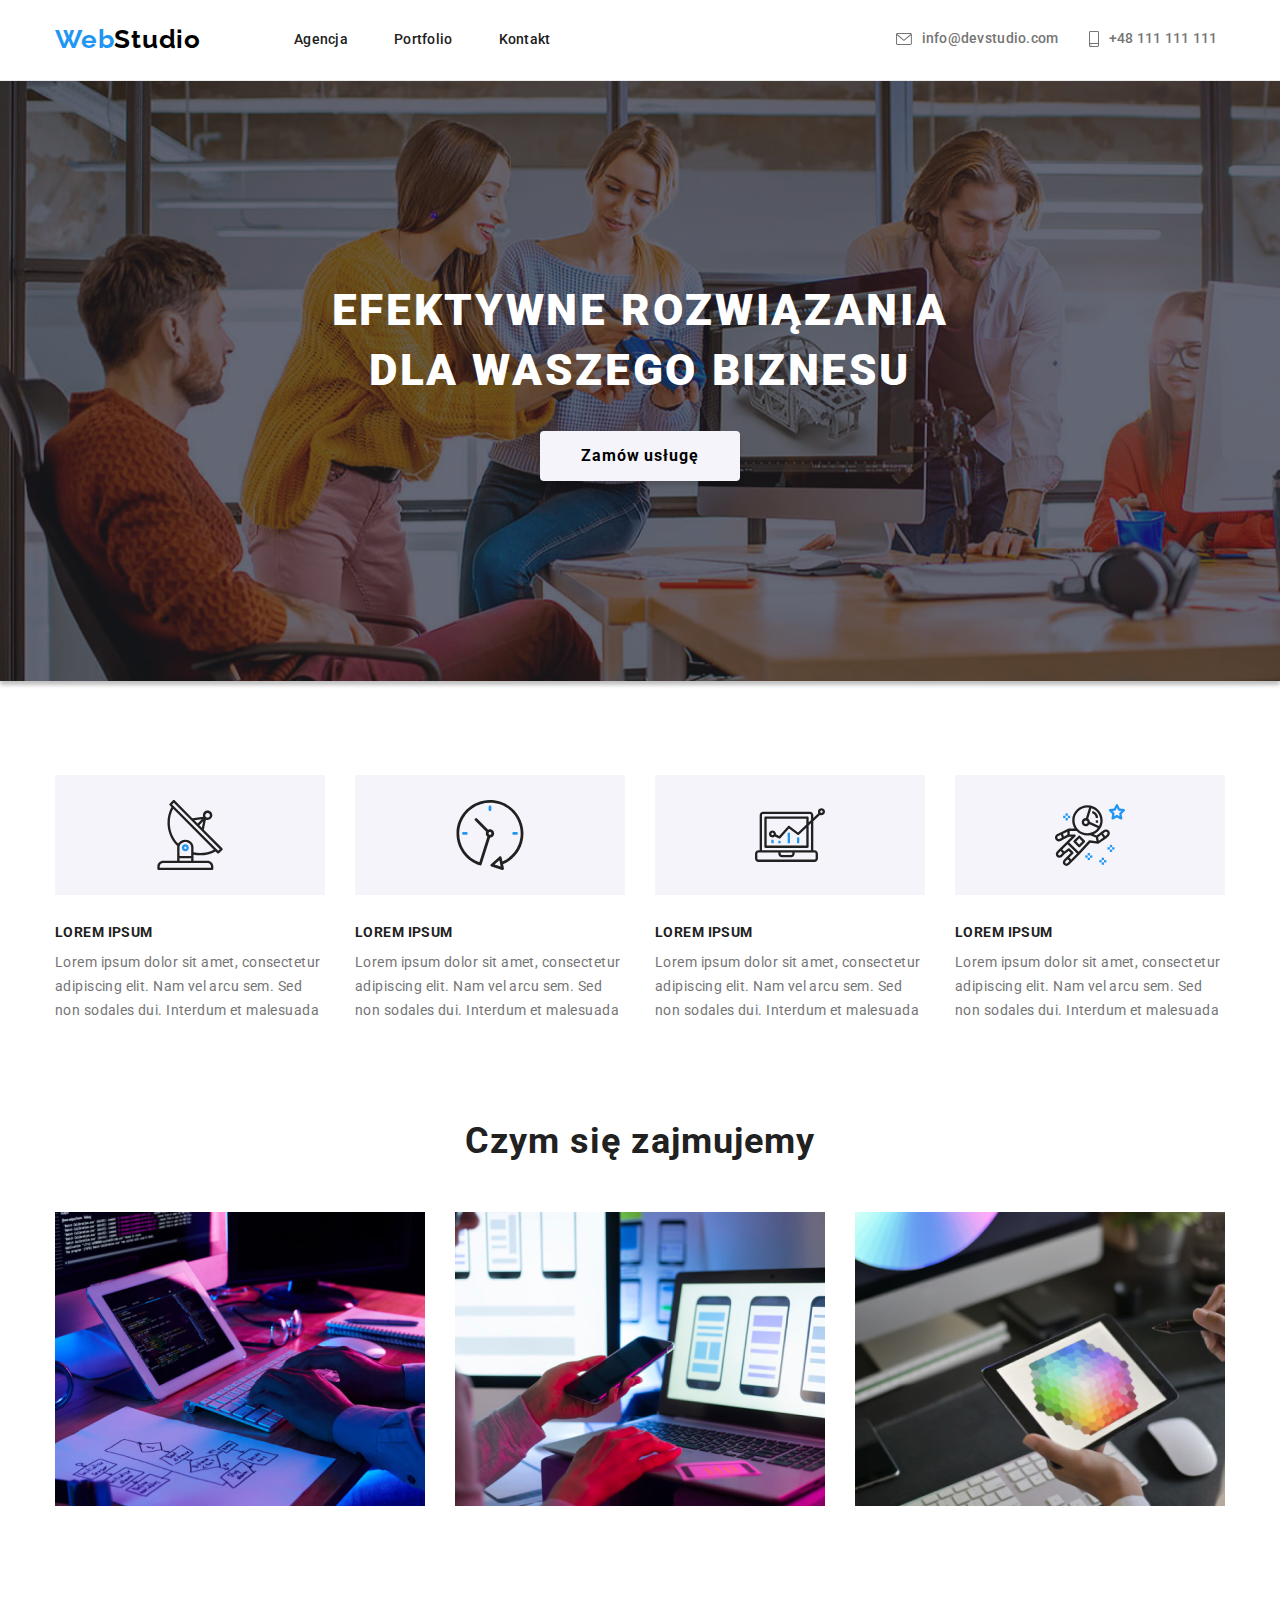
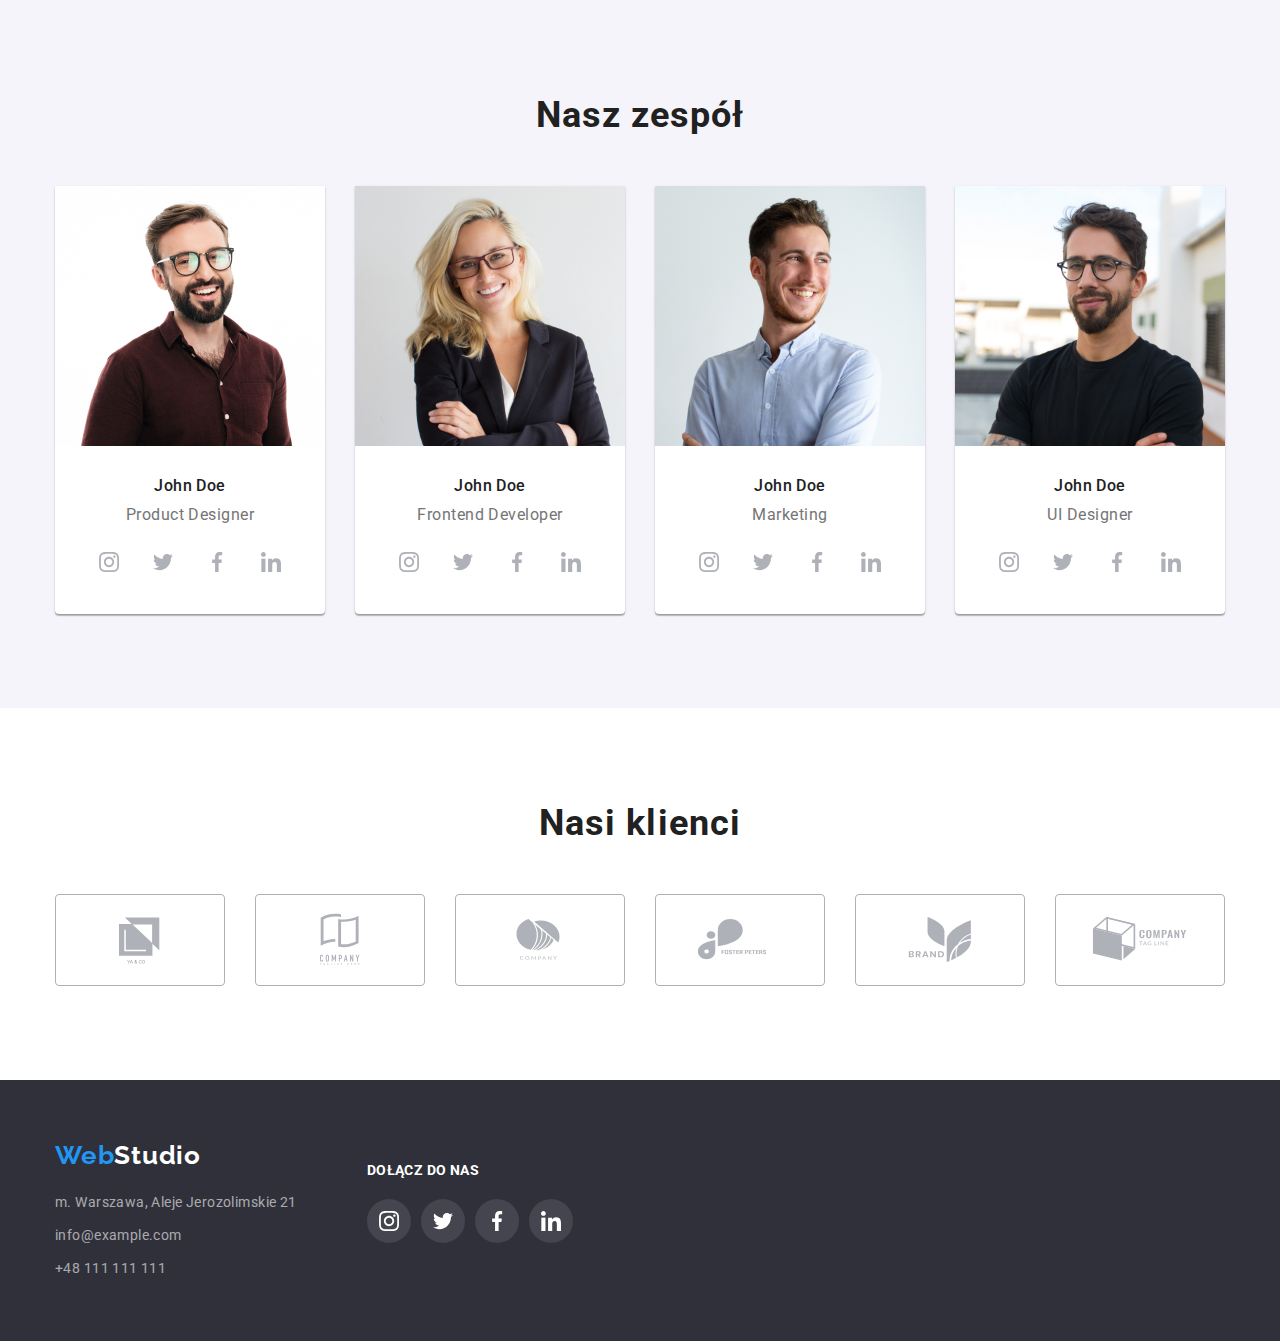
<file: index.html>
<!DOCTYPE html>
<html lang="en">
  <head>
    <meta charset="UTF-8" />
    <meta http-equiv="X-UA-Compatible" content="IE=edge" />
    <meta name="viewport" content="width=device-width, initial-scale=1.0" />
    <title>Studio</title>
    <link rel="stylesheet" href="./css/modern-normalize.css" />
    <link rel="stylesheet" href="./css/styles.css" />
    <link rel="preconnect" href="https://fonts.googleapis.com" />
    <link rel="preconnect" href="https://fonts.gstatic.com" crossorigin />
    <link href="https://fonts.googleapis.com/css2?family=Raleway:wght@700&family=Roboto:wght@400;500;700;900&display=swap" rel="stylesheet" />
  </head>

  <body>
    <!-- HEADER -->
    <header class="header">
      <div class="container">
        <a class="web-studio-link-header link" href="./index.html"> <span class="blue-text">Web</span><span class="black-text">Studio</span> </a>

        <nav class="navigation">
          <ul class="nav-links list">
            <li class="navigation-item">
              <a href="./index.html">Agencja</a>
            </li>
            <li class="navigation-item">
              <a href="./portfolio.html">Portfolio</a>
            </li>
            <li class="navigation-item">
              <a href="#">Kontakt</a>
            </li>
          </ul>
        </nav>

        <a class="nav-header-mail" href="mailto:info@devstudio.com">
          <svg class="logo-icon" width="16px" height="12px">
            <use href="./images/icons.svg#icon-envelope"></use>
          </svg>
          info@devstudio.com</a
        >
        <a class="nav-header-tel" href="tel:+48111111111">
          <svg class="logo-icon" width="10px" height="16px">
            <use href="./images/icons.svg#icon-smartphone"></use>
          </svg>
          +48 111 111 111</a
        >
      </div>
    </header>

    <!-- MAIN -->
    <main>
      <!-- EFFECTIVE SOLUTIONS -->
      <section class="effective-solutions section">
        <div class="container">
          <h1 class="effective-solutions-title">EFEKTYWNE ROZWIĄZANIA DLA WASZEGO BIZNESU</h1>
          <button type="button" class="order-service-button">Zamów usługę</button>
        </div>
      </section>

      <!-- OUR ATTRIBUTES -->
      <section class="our-attributes section">
        <div class="container">
          <ul class="our-attributes-list list">
            <li class="our-attributes-list-element">
              <div class="our-attributes-list-icon">
                <svg class="our-attributes-icon" width="70px" height="70px">
                  <use href="./images/icons.svg#icon-antenna"></use>
                </svg>
              </div>
              <p class="lorem-ipsum-title">LOREM IPSUM</p>
              <p class="lorem-ipsum-content">
                Lorem ipsum dolor sit amet, consectetur adipiscing elit. Nam vel arcu sem. Sed non sodales dui. Interdum et malesuada
              </p>
            </li>
            <li class="our-attributes-list-element">
              <div class="our-attributes-list-icon">
                <svg class="our-attributes-icon" width="70px" height="70px">
                  <use href="./images/icons.svg#icon-clock"></use>
                </svg>
              </div>
              <p class="lorem-ipsum-title">LOREM IPSUM</p>
              <p class="lorem-ipsum-content">
                Lorem ipsum dolor sit amet, consectetur adipiscing elit. Nam vel arcu sem. Sed non sodales dui. Interdum et malesuada
              </p>
            </li>
            <li class="our-attributes-list-element">
              <div class="our-attributes-list-icon">
                <svg class="our-attributes-icon" width="70px" height="70px">
                  <use href="./images/icons.svg#icon-diagram"></use>
                </svg>
              </div>
              <p class="lorem-ipsum-title">LOREM IPSUM</p>
              <p class="lorem-ipsum-content">
                Lorem ipsum dolor sit amet, consectetur adipiscing elit. Nam vel arcu sem. Sed non sodales dui. Interdum et malesuada
              </p>
            </li>
            <li class="our-attributes-list-element">
              <div class="our-attributes-list-icon">
                <svg class="our-attributes-icon" width="70px" height="70px">
                  <use href="./images/icons.svg#icon-astronaut"></use>
                </svg>
              </div>
              <p class="lorem-ipsum-title">LOREM IPSUM</p>
              <p class="lorem-ipsum-content">
                Lorem ipsum dolor sit amet, consectetur adipiscing elit. Nam vel arcu sem. Sed non sodales dui. Interdum et malesuada
              </p>
            </li>
          </ul>
        </div>
      </section>

      <!-- WHAT DO WE DO -->
      <section class="what-do-we-do section-only-bottom">
        <div class="container">
          <h2 class="what-do-we-do-title">Czym się zajmujemy</h2>
          <div>
            <ul class="what-do-we-do-list list">
              <li class="what-do-we-do-list-item">
                <img src="./images/whatdowedo/whatdowedo-img-1.jpg" alt="a person writing on a keyboard" width="370" height="294" />
              </li>
              <li class="what-do-we-do-list-item">
                <img src="./images/whatdowedo/whatdowedo-img-2.jpg" alt="a person holding a mobile phone" width="370" height="294" />
              </li>
              <li class="what-do-we-do-list-item">
                <img src="./images/whatdowedo/whatdowedo-img-3.jpg" alt="a person holding a tablet" width="370" height="294" />
              </li>
            </ul>
          </div>
        </div>
      </section>

      <!-- OUR TEAM -->
      <section class="our-team section">
        <div class="container">
          <h2 class="our-team-title">Nasz zespół</h2>
          <div>
            <ul class="our-team-list list">
              <li class="our-team-list-item">
                <img src="./images/ourteam/ourteam-img-1.jpg" alt="a photo of a person" width="270" height="260" />
                <p class="our-team-worker-title">John Doe</p>
                <p class="our-team-worker-position">Product Designer</p>
                <ul class="social-list list">
                  <li class="social-list-item">
                    <a href="#" class="social-list-link">
                      <svg class="social-list-link-icon" width="20px" height="20px">
                        <use href="./images/icons.svg#icon-instagram"></use>
                      </svg>
                    </a>
                  </li>
                  <li class="social-list-item">
                    <a href="#" class="social-list-link">
                      <svg class="social-list-link-icon" width="20px" height="20px">
                        <use href="./images/icons.svg#icon-twitter"></use>
                      </svg>
                    </a>
                  </li>
                  <li class="social-list-item">
                    <a href="#" class="social-list-link">
                      <svg class="social-list-link-icon" width="20px" height="20px">
                        <use href="./images/icons.svg#icon-facebook"></use>
                      </svg>
                    </a>
                  </li>
                  <li class="social-list-item">
                    <a href="#" class="social-list-link">
                      <svg class="social-list-link-icon" width="20px" height="20px">
                        <use href="./images/icons.svg#icon-linkedin"></use>
                      </svg>
                    </a>
                  </li>
                </ul>
              </li>
              <li class="our-team-list-item">
                <img src="./images/ourteam/ourteam-img-2.jpg" alt="a photo of a person" width="270" height="260" />
                <p class="our-team-worker-title">John Doe</p>
                <p class="our-team-worker-position">Frontend Developer</p>
                <ul class="social-list list">
                  <li class="social-list-item">
                    <a href="#" class="social-list-link">
                      <svg class="social-list-link-icon" width="20px" height="20px">
                        <use href="./images/icons.svg#icon-instagram"></use>
                      </svg>
                    </a>
                  </li>
                  <li class="social-list-item">
                    <a href="#" class="social-list-link">
                      <svg class="social-list-link-icon" width="20px" height="20px">
                        <use href="./images/icons.svg#icon-twitter"></use>
                      </svg>
                    </a>
                  </li>
                  <li class="social-list-item">
                    <a href="#" class="social-list-link">
                      <svg class="social-list-link-icon" width="20px" height="20px">
                        <use href="./images/icons.svg#icon-facebook"></use>
                      </svg>
                    </a>
                  </li>
                  <li class="social-list-item">
                    <a href="#" class="social-list-link">
                      <svg class="social-list-link-icon" width="20px" height="20px">
                        <use href="./images/icons.svg#icon-linkedin"></use>
                      </svg>
                    </a>
                  </li>
                </ul>
              </li>
              <li class="our-team-list-item">
                <img src="./images/ourteam/ourteam-img-3.jpg" alt="a photo of a person" width="270" height="260" />
                <p class="our-team-worker-title">John Doe</p>
                <p class="our-team-worker-position">Marketing</p>
                <ul class="social-list list">
                  <li class="social-list-item">
                    <a href="#" class="social-list-link">
                      <svg class="social-list-link-icon" width="20px" height="20px">
                        <use href="./images/icons.svg#icon-instagram"></use>
                      </svg>
                    </a>
                  </li>
                  <li class="social-list-item">
                    <a href="#" class="social-list-link">
                      <svg class="social-list-link-icon" width="20px" height="20px">
                        <use href="./images/icons.svg#icon-twitter"></use>
                      </svg>
                    </a>
                  </li>
                  <li class="social-list-item">
                    <a href="#" class="social-list-link">
                      <svg class="social-list-link-icon" width="20px" height="20px">
                        <use href="./images/icons.svg#icon-facebook"></use>
                      </svg>
                    </a>
                  </li>
                  <li class="social-list-item">
                    <a href="#" class="social-list-link">
                      <svg class="social-list-link-icon" width="20px" height="20px">
                        <use href="./images/icons.svg#icon-linkedin"></use>
                      </svg>
                    </a>
                  </li>
                </ul>
              </li>
              <li class="our-team-list-item">
                <img src="./images/ourteam/ourteam-img-4.jpg" alt="a photo of a person" width="270" height="260" />
                <p class="our-team-worker-title">John Doe</p>
                <p class="our-team-worker-position">UI Designer</p>
                <ul class="social-list list">
                  <li class="social-list-item">
                    <a href="#" class="social-list-link">
                      <svg class="social-list-link-icon" width="20px" height="20px">
                        <use href="./images/icons.svg#icon-instagram"></use>
                      </svg>
                    </a>
                  </li>
                  <li class="social-list-item">
                    <a href="#" class="social-list-link">
                      <svg class="social-list-link-icon" width="20px" height="20px">
                        <use href="./images/icons.svg#icon-twitter"></use>
                      </svg>
                    </a>
                  </li>
                  <li class="social-list-item">
                    <a href="#" class="social-list-link">
                      <svg class="social-list-link-icon" width="20px" height="20px">
                        <use href="./images/icons.svg#icon-facebook"></use>
                      </svg>
                    </a>
                  </li>
                  <li class="social-list-item">
                    <a href="#" class="social-list-link">
                      <svg class="social-list-link-icon" width="20px" height="20px">
                        <use href="./images/icons.svg#icon-linkedin"></use>
                      </svg>
                    </a>
                  </li>
                </ul>
              </li>
            </ul>
          </div>
        </div>
      </section>

      <!-- OUR CUSTOMERS -->
      <section class="our-customers section">
        <div class="container">
          <h2 class="our-customers-title">Nasi klienci</h2>
          <ul class="our-customers-list list">
            <li class="our-customers-list-item">
              <svg class="our-customers-list-icon" width="106px" height="60.04px">
                <use href="./images/icons.svg#icon-yaco"></use>
              </svg>
            </li>
            <li class="our-customers-list-item">
              <svg class="our-customers-list-icon" width="106px" height="60.04px">
                <use href="./images/icons.svg#icon-company1"></use>
              </svg>
            </li>
            <li class="our-customers-list-item">
              <svg class="our-customers-list-icon" width="106px" height="60.04px">
                <use href="./images/icons.svg#icon-company2"></use>
              </svg>
            </li>
            <li class="our-customers-list-item">
              <svg class="our-customers-list-icon" width="106px" height="60.04px">
                <use href="./images/icons.svg#icon-fosterpeters"></use>
              </svg>
            </li>
            <li class="our-customers-list-item">
              <svg class="our-customers-list-icon" width="106px" height="60.04px">
                <use href="./images/icons.svg#icon-brand"></use>
              </svg>
            </li>
            <li class="our-customers-list-item">
              <svg class="our-customers-list-icon" width="106px" height="60.04px">
                <use href="./images/icons.svg#icon-company3"></use>
              </svg>
            </li>
          </ul>
        </div>
      </section>
    </main>

    <!-- FOOTER -->
    <footer class="footer">
      <div class="container">
        <div class="footer-main">
          <a class="web-studio-link-footer link" href="./index.html"> <span class="blue-text">Web</span><span class="white-text">Studio</span> </a>
          <address>
            <ul class="footer-address-list list">
              <li class="footer-address-list-item">
                <a class="footer-address-city link" href="https://goo.gl/maps/8UY9UsFs9C7cdCLy5" target="_blank">m. Warszawa, Aleje Jerozolimskie 21</a>
              </li>
              <li class="footer-address-list-item">
                <a class="footer-address-mail link" href="mailto:info@example.com">info@example.com</a>
              </li>
              <li class="footer-address-list-item">
                <a class="footer-address-tel link" href="tel:+48111111111">+48 111 111 111</a>
              </li>
            </ul>
          </address>
        </div>
        <div class="join-us">
          <div class="join-us-text">DOŁĄCZ DO NAS</div>
          <ul class="join-us-social-list list">
            <li class="join-us-social-list-item">
              <a href="#" class="join-us-social-list-link">
                <svg class="join-us-social-list-link-icon" width="20px" height="20px">
                  <use href="./images/icons.svg#icon-instagram"></use>
                </svg>
              </a>
            </li>
            <li class="join-us-social-list-item">
              <a href="#" class="join-us-social-list-link">
                <svg class="join-us-social-list-link-icon" width="20px" height="20px">
                  <use href="./images/icons.svg#icon-twitter"></use>
                </svg>
              </a>
            </li>
            <li class="join-us-social-list-item">
              <a href="#" class="join-us-social-list-link">
                <svg class="join-us-social-list-link-icon" width="20px" height="20px">
                  <use href="./images/icons.svg#icon-facebook"></use>
                </svg>
              </a>
            </li>
            <li class="join-us-social-list-item">
              <a href="#" class="join-us-social-list-link">
                <svg class="join-us-social-list-link-icon" width="20px" height="20px">
                  <use href="./images/icons.svg#icon-linkedin"></use>
                </svg>
              </a>
            </li>
          </ul>
        </div>
      </div>
    </footer>
  </body>
</html>
</file>
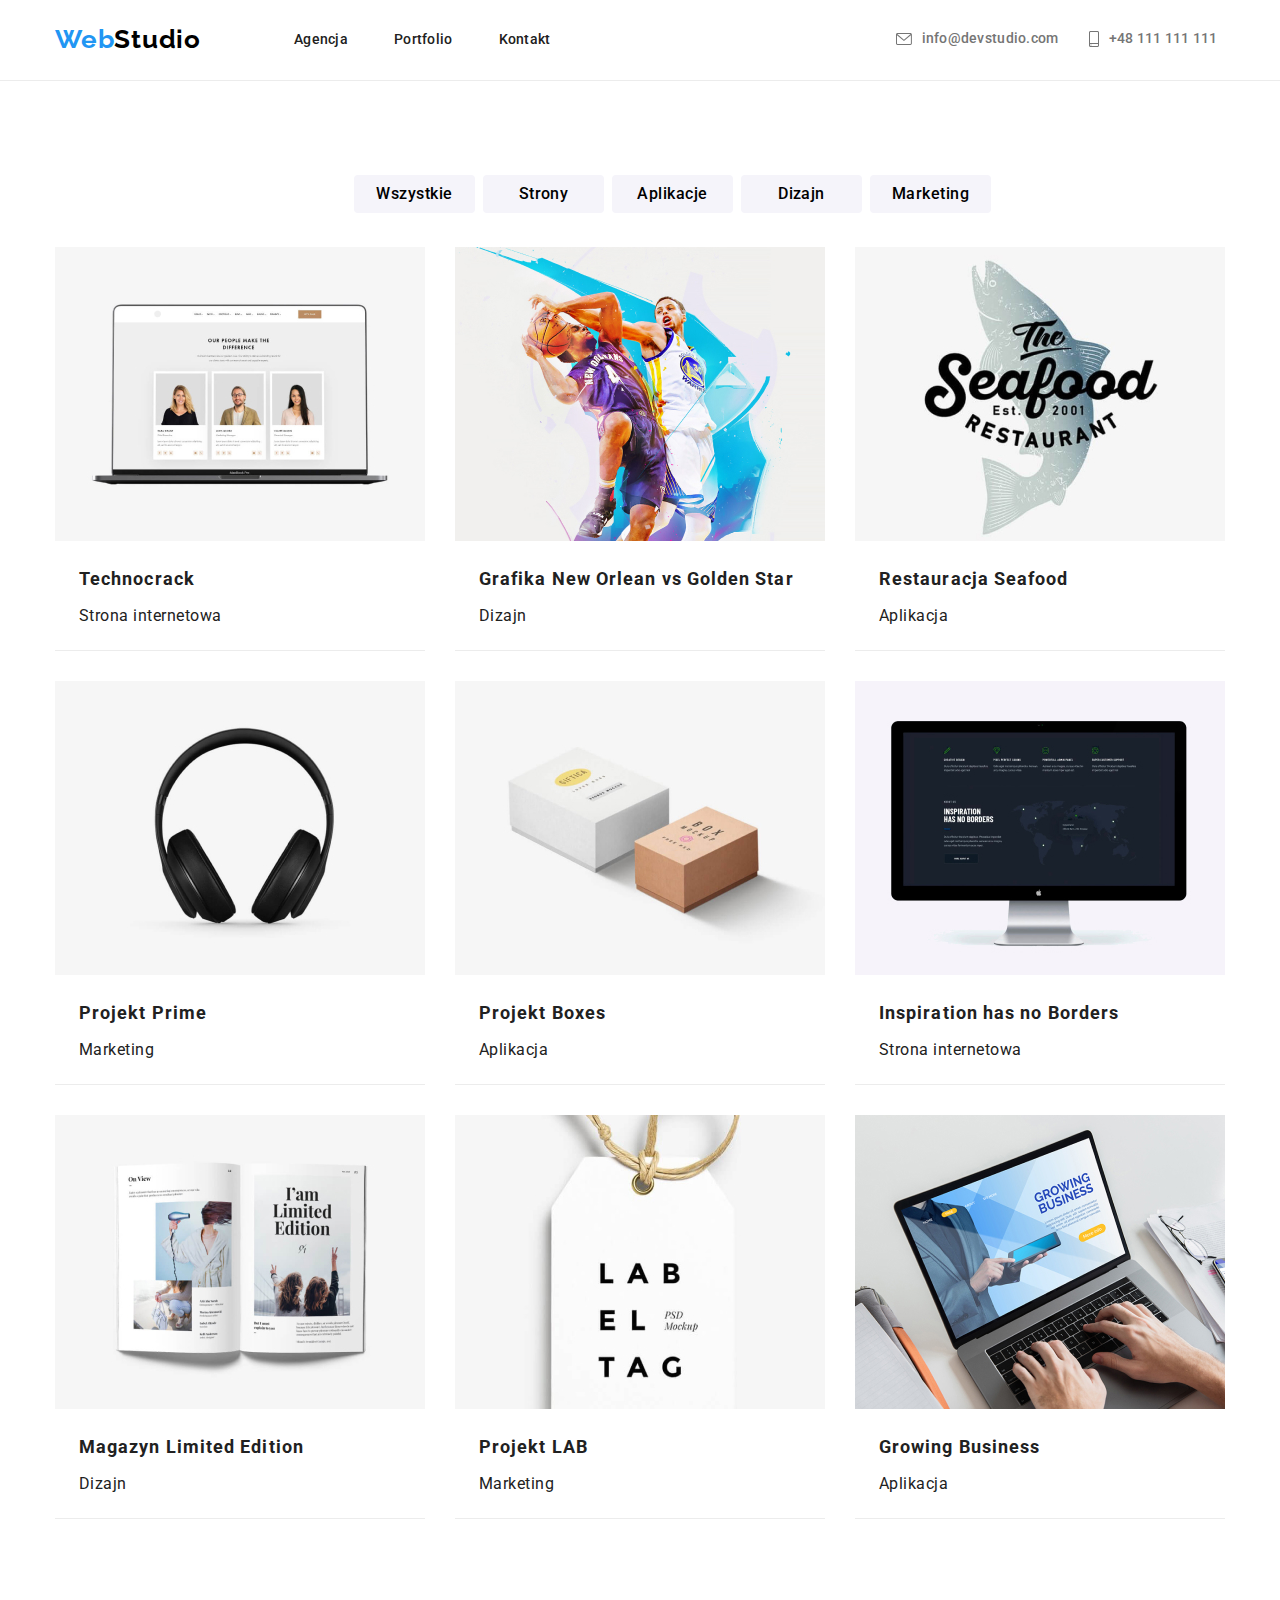
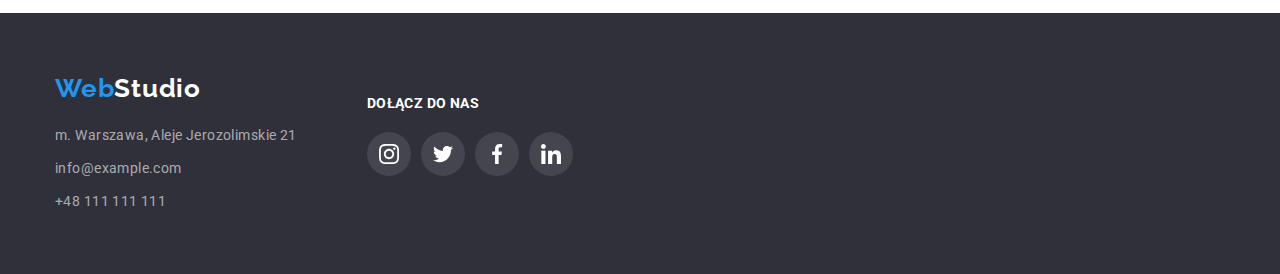
<file: portfolio.html>
<!DOCTYPE html>
<html lang="en">
  <head>
    <meta charset="UTF-8" />
    <meta http-equiv="X-UA-Compatible" content="IE=edge" />
    <meta name="viewport" content="width=device-width, initial-scale=1.0" />
    <title>Portfolio</title>
    <link rel="stylesheet" href="./css/modern-normalize.css" />
    <link rel="stylesheet" href="./css/styles.css" />
    <link rel="preconnect" href="https://fonts.googleapis.com" />
    <link rel="preconnect" href="https://fonts.gstatic.com" crossorigin />
    <link href="https://fonts.googleapis.com/css2?family=Raleway:wght@700&family=Roboto:wght@400;500;700;900&display=swap" rel="stylesheet" />
  </head>

  <body>
    <!-- HEADER -->
    <header class="header">
      <div class="container">
        <a class="web-studio-link-header link" href="./index.html"> <span class="blue-text">Web</span><span class="black-text">Studio</span> </a>

        <nav class="navigation">
          <ul class="nav-links list">
            <li class="navigation-item">
              <a href="./index.html">Agencja</a>
            </li>
            <li class="navigation-item">
              <a href="./portfolio.html">Portfolio</a>
            </li>
            <li class="navigation-item">
              <a href="#">Kontakt</a>
            </li>
          </ul>
        </nav>

        <a class="nav-header-mail" href="mailto:info@devstudio.com">
          <svg class="logo-icon" width="16px" height="12px">
            <use href="./images/icons.svg#icon-envelope"></use>
          </svg>
          info@devstudio.com</a
        >
        <a class="nav-header-tel" href="tel:+48111111111">
          <svg class="logo-icon" width="10px" height="16px">
            <use href="./images/icons.svg#icon-smartphone"></use>
          </svg>
          +48 111 111 111</a
        >
      </div>
    </header>

    <!-- MAIN -->
    <main>
      <!-- BUTTONS -->
      <section class="portfolio section">
        <div class="container">
          <div class="filter-buttons">
            <ul class="filter-buttons-list list">
              <li class="filter-buttons-list-item">
                <button type="button" class="filter-button">Wszystkie</button>
              </li>
              <li class="filter-buttons-list-item">
                <button type="button" class="filter-button">Strony</button>
              </li>
              <li class="filter-buttons-list-item">
                <button type="button" class="filter-button">Aplikacje</button>
              </li>
              <li class="filter-buttons-list-item">
                <button type="button" class="filter-button">Dizajn</button>
              </li>
              <li class="filter-buttons-list-item">
                <button type="button" class="filter-button">Marketing</button>
              </li>
            </ul>
          </div>
          <!-- PORTFOLIO -->
          <div class="portfolio-items">
            <ul class="portfolio-list list">
              <li class="portfolio-list-item">
                <img src="./images/portfolio/project-1.jpg" alt="a picture of a laptop" width="370" height="294" />
                <div class="portfolio-list-description">
                  <p class="portfolio-content-title">Technocrack</p>
                  <p class="portfolio-content-description">Strona internetowa</p>
                </div>
              </li>
              <li class="portfolio-list-item">
                <img src="./images/portfolio/project-2.jpg" alt="two basketball players" width="370" height="294" />
                <div class="portfolio-list-description">
                  <p class="portfolio-content-title">Grafika New Orlean vs Golden Star</p>
                  <p class="portfolio-content-description">Dizajn</p>
                </div>
              </li>
              <li class="portfolio-list-item">
                <img src="./images/portfolio/project-3.jpg" alt="the seafood restaurant logo" width="370" height="294" />
                <div class="portfolio-list-description">
                  <p class="portfolio-content-title">Restauracja Seafood</p>
                  <p class="portfolio-content-description">Aplikacja</p>
                </div>
              </li>
              <li class="portfolio-list-item">
                <img src="./images/portfolio/project-4.jpg" alt="headphones" width="370" height="294" />
                <div class="portfolio-list-description">
                  <p class="portfolio-content-title">Projekt Prime</p>
                  <p class="portfolio-content-description">Marketing</p>
                </div>
              </li>
              <li class="portfolio-list-item">
                <img src="./images/portfolio/project-5.jpg" alt="two boxes" width="370" height="294" />
                <div class="portfolio-list-description">
                  <p class="portfolio-content-title">Projekt Boxes</p>
                  <p class="portfolio-content-description">Aplikacja</p>
                </div>
              </li>
              <li class="portfolio-list-item">
                <img src="./images/portfolio/project-6.jpg" alt="a computer screen" width="370" height="294" />
                <div class="portfolio-list-description">
                  <p class="portfolio-content-title">Inspiration has no Borders</p>
                  <p class="portfolio-content-description">Strona internetowa</p>
                </div>
              </li>
              <li class="portfolio-list-item">
                <img src="./images/portfolio/project-7.jpg" alt="an open book" width="370" height="294" />
                <div class="portfolio-list-description">
                  <p class="portfolio-content-title">Magazyn Limited Edition</p>
                  <p class="portfolio-content-description">Dizajn</p>
                </div>
              </li>
              <li class="portfolio-list-item">
                <img src="./images/portfolio/project-8.jpg" alt="label tag" width="370" height="294" />
                <div class="portfolio-list-description">
                  <p class="portfolio-content-title">Projekt LAB</p>
                  <p class="portfolio-content-description">Marketing</p>
                </div>
              </li>
              <li class="portfolio-list-item">
                <img src="./images/portfolio/project-9.jpg" alt="a laptop with somebody's hands on it" width="370" height="294" />
                <div class="portfolio-list-description">
                  <p class="portfolio-content-title">Growing Business</p>
                  <p class="portfolio-content-description">Aplikacja</p>
                </div>
              </li>
            </ul>
          </div>
        </div>
      </section>
    </main>

    <!-- FOOTER -->
    <footer class="footer">
      <div class="container">
        <div class="footer-main">
          <a class="web-studio-link-footer link" href="./index.html"> <span class="blue-text">Web</span><span class="white-text">Studio</span> </a>
          <address>
            <ul class="footer-address-list list">
              <li class="footer-address-list-item">
                <a class="footer-address-city link" href="https://goo.gl/maps/8UY9UsFs9C7cdCLy5" target="_blank">m. Warszawa, Aleje Jerozolimskie 21</a>
              </li>
              <li class="footer-address-list-item">
                <a class="footer-address-mail link" href="mailto:info@example.com">info@example.com</a>
              </li>
              <li class="footer-address-list-item">
                <a class="footer-address-tel link" href="tel:+48111111111">+48 111 111 111</a>
              </li>
            </ul>
          </address>
        </div>
        <div class="join-us">
          <div class="join-us-text">DOŁĄCZ DO NAS</div>
          <ul class="join-us-social-list list">
            <li class="join-us-social-list-item">
              <a href="#" class="join-us-social-list-link">
                <svg class="join-us-social-list-link-icon" width="20px" height="20px">
                  <use href="./images/icons.svg#icon-instagram"></use>
                </svg>
              </a>
            </li>
            <li class="join-us-social-list-item">
              <a href="#" class="join-us-social-list-link">
                <svg class="join-us-social-list-link-icon" width="20px" height="20px">
                  <use href="./images/icons.svg#icon-twitter"></use>
                </svg>
              </a>
            </li>
            <li class="join-us-social-list-item">
              <a href="#" class="join-us-social-list-link">
                <svg class="join-us-social-list-link-icon" width="20px" height="20px">
                  <use href="./images/icons.svg#icon-facebook"></use>
                </svg>
              </a>
            </li>
            <li class="join-us-social-list-item">
              <a href="#" class="join-us-social-list-link">
                <svg class="join-us-social-list-link-icon" width="20px" height="20px">
                  <use href="./images/icons.svg#icon-linkedin"></use>
                </svg>
              </a>
            </li>
          </ul>
        </div>
      </div>
    </footer>
  </body>
</html>
</file>
<file: css/styles.css>
:root {
  --solid-black-color: rgba(0, 0, 0, 100%);
  --black-color: rgba(33, 33, 33, 100%);
  --white-color: rgba(255, 255, 255, 100%);
  --blue-color: rgba(33, 150, 243, 100%);
  --grey-color: rgba(117, 117, 117, 100%);
  --es-and-footer-bg-color: rgba(47, 48, 58, 100%);
  --btn-white-bg-color: rgba(245, 244, 250, 100%);
  --white-opacity-60-color: rgba(255, 255, 255, 60%);
  --header-border-color: rgba(236, 236, 236, 100%);
  --grey-social-icon: rgba(175, 177, 184, 100%);
  --shadow: rgba(0, 0, 0, 0.25);
  --footer-icon-background: rgba(255, 255, 255, 10%);
}

body {
  font-family: 'Roboto', sans-serif;
  color: var(--black-color);
  background-color: var(--white-color);
}

h1,
h2,
h3,
h4,
h5,
h6 {
  margin: 0;
  padding: 0;
}

ul,
ol {
  margin: 0;
  padding: 0;
}

p {
  margin: 0;
  padding: 0;
}

img {
  display: block;
}

.list {
  list-style: none;
}

.link {
  text-decoration: none;
}

.container {
  width: 1200px;
  padding: 0 15px;
  margin: 0 auto;
  align-items: center;
}

.section {
  padding-top: 94px;
  padding-bottom: 94px;
}

.section-only-bottom {
  padding-bottom: 94px;
}

/* ==== HEADER ==== */

.header {
  border-bottom: 1px solid var(--header-border-color);
}

.header .container {
  display: flex;
  padding-top: 24px;
  padding-bottom: 25px;
}

.navigation {
  display: flex;
}

.nav-links {
  display: flex;
}

.navigation-item:not(:last-child) {
  margin-right: 46px;
}

.web-studio-link-header {
  font-family: 'Raleway', sans-serif;
  font-style: normal;
  font-weight: bold;
  font-size: 26px;
  line-height: 1.19;
  letter-spacing: 0.03em;
  margin-right: 93px;
}

.nav-header-mail {
  display: flex;
  margin-left: 345px;
  margin-right: 30px;
  align-items: center;
  justify-content: center;
  fill: var(--grey-color);
}

.nav-header-tel {
  display: flex;
  align-items: center;
  justify-content: center;
  fill: var(--grey-color);
}

.logo-icon {
  margin-right: 10px;
}

.nav-header-mail:hover,
.nav-header-mail:focus,
.nav-header-tel:hover,
.nav-header-tel:focus {
  fill: var(--blue-color);
}

.blue-text {
  color: var(--blue-color);
}

.black-text {
  color: var(--solid-black-color);
}

.white-text {
  color: var(--white-color);
}

.nav-links a {
  color: var(--black-color);
}

.nav-links a,
.nav-header-mail,
.nav-header-tel {
  text-decoration: none;
  font-family: inherit;
  font-style: normal;
  font-weight: 500;
  font-size: 14px;
  line-height: 1.14;
  letter-spacing: 0.02em;
}

.nav-links a:hover,
.nav-links a:focus,
.nav-header-mail:hover,
.nav-header-mail:focus,
.nav-header-tel:hover,
.nav-header-tel:focus {
  text-decoration: none;
  color: var(--blue-color);
}

.nav-header-mail,
.nav-header-tel {
  color: var(--grey-color);
}

/* ==== EFFECTIVE SOLUTIONS ==== */

.effective-solutions {
  background-image: linear-gradient(rgba(47, 50, 58, 0.4), rgba(47, 50, 58, 0.4)), url('../images/mainPageBackground.png');
  background-size: 1600px;
  background-repeat: no-repeat;
  background-color: rgba(47, 50, 58, 0.4);
  box-shadow: 0px 4px 4px rgba(0, 0, 0, 0.25);
}

.effective-solutions .container {
  display: block;
  padding: 106px 0;
  text-align: center;
}

.effective-solutions-title {
  color: var(--white-color);
  font-family: inherit;
  font-style: normal;
  font-weight: 900;
  font-size: 44px;
  line-height: 1.36;
  text-align: center;
  letter-spacing: 0.06em;
  text-transform: uppercase;
  width: 696px;
  margin: 0 auto;
}

.order-service-button {
  color: var(--solid-black-color);
  background-color: var(--btn-white-bg-color);
  font-family: inherit;
  font-style: normal;
  font-weight: bold;
  font-size: 16px;
  line-height: 1.875;
  letter-spacing: 0.06em;
  width: 200px;
  height: 50px;
  border: none;
  border-radius: 4px;
  display: inline-block;
  margin: 30px auto 0px;
  box-shadow: 0px 4px 4px rgba(0, 0, 0, 0.15);
}

.order-service-button:hover,
.order-service-button:focus {
  color: var(--white-color);
  background-color: var(--blue-color);
  cursor: pointer;
}

/* ==== OUR ATTRIBUTES ==== */

.our-attributes-list {
  display: flex;
}

.our-attributes-list-element {
  width: 270px;
  height: 251px;
}

.our-attributes-list-icon {
  display: flex;
  align-items: center;
  justify-content: center;
  width: 270px;
  height: 120px;
  margin-bottom: 30px;
  background-color: var(--btn-white-bg-color);
}

.our-attributes-list-element:not(:last-child) {
  margin-right: 30px;
}

.lorem-ipsum-title {
  font-weight: bold;
  line-height: 1.14;
  text-transform: uppercase;
  margin-bottom: 10px;
}

.lorem-ipsum-content {
  color: var(--grey-color);
  line-height: 1.714;
}

.lorem-ipsum-title,
.lorem-ipsum-content {
  font-family: inherit;
  font-size: 14px;
  letter-spacing: 0.03em;
}

/* ==== WHAT DO WE DO ==== */

.what-do-we-do-title {
  margin-bottom: 50px;
  margin-right: auto;
  margin-left: auto;
}

.what-do-we-do-list {
  display: flex;
}

.what-do-we-do-list-item:not(:last-child) {
  margin-right: 30px;
}

/* ==== OUR TEAM ==== */

.our-team {
  background-color: var(--btn-white-bg-color);
}

.our-team-title {
  margin-bottom: 50px;
}

.our-team-list {
  display: flex;
}

.our-team-list-item:not(:last-child) {
  margin-right: 30px;
}

.our-team-list-item {
  background-color: var(--white-color);
  width: 270px;
  height: 428px;
  border-radius: 0px 0px 4px 4px;
  box-shadow: 0px 1px 3px rgba(0, 0, 0, 0.12), 0px 1px 1px rgba(0, 0, 0, 0.14), 0px 2px 1px rgba(0, 0, 0, 0.2);
}

.our-team-worker-title {
  margin-top: 30px;
  margin-bottom: 10px;
}

.our-team-worker-position {
  margin-bottom: 16px;
}

.what-do-we-do-title,
.our-team-title,
.our-customers-title {
  font-family: inherit;
  font-style: normal;
  font-weight: bold;
  font-size: 36px;
  line-height: 1.17;
  text-align: center;
  letter-spacing: 0.03em;
}

.our-team-worker-title {
  font-weight: 500;
}

.our-team-worker-position {
  color: var(--grey-color);
}

.our-team-worker-title,
.our-team-worker-position {
  font-family: inherit;
  font-size: 16px;
  line-height: 1.188;
  text-align: center;
  letter-spacing: 0.03em;
}

.social-list {
  display: flex;
  justify-content: center;
  align-items: center;
}

.social-list-link {
  display: flex;
  width: 44px;
  height: 44px;
  align-items: center;
  justify-content: center;
  border-radius: 50%;
  fill: var(--grey-social-icon);
}

.social-list-link:hover,
.social-list-link:focus {
  fill: var(--white-color);
  background-color: var(--blue-color);
}

.social-list-item:not(:last-child) {
  margin-right: 10px;
}

/* ==== OUR CUSTOMERS ==== */

.our-customers-title {
  margin-bottom: 50px;
}

.our-customers-list {
  display: flex;
  align-items: center;
  justify-content: center;
}

.our-customers-list-item {
  display: flex;
  align-items: center;
  justify-content: center;
  width: 170px;
  height: 92px;
  border: 1px solid var(--grey-social-icon);
  border-radius: 4px;
  fill: var(--grey-social-icon);
}

.our-customers-list-item:hover,
.our-customers-list-item:focus {
  border: 1px solid var(--blue-color);
  fill: var(--blue-color);
  cursor: pointer;
}

.our-customers-list-item:not(:last-child) {
  margin-right: 30px;
}

/* ==== FOOTER ==== */

.footer .container {
  display: flex;
}

.footer {
  background-color: var(--es-and-footer-bg-color);
  padding-top: 60px;
  padding-bottom: 60px;
}

.footer-address-list-item:not(:last-child) {
  margin-bottom: 9px;
}

.footer-address-list {
  margin-top: 20px;
}

.web-studio-link-footer {
  font-family: 'Raleway', sans-serif;
  font-style: normal;
  font-weight: bold;
  font-size: 26px;
  line-height: 1.19;
  letter-spacing: 0.03em;
  width: 145px;
  height: 31px;
}

.footer-address-city,
.footer-address-mail,
.footer-address-tel {
  color: var(--white-opacity-60-color);
  font-family: inherit;
  font-style: normal;
  font-weight: normal;
  font-size: 14px;
  line-height: 1.714;
  letter-spacing: 0.03em;
}

.footer-address-city:hover,
.footer-address-city:focus,
.footer-address-mail:hover,
.footer-address-mail:focus,
.footer-address-tel:hover,
.footer-address-tel:focus {
  color: var(--white-color);
}

.join-us {
  margin-top: -16.5px;
  margin-left: 70px;
  width: 206px;
  height: 80px;
}

.join-us-text {
  font-family: inherit;
  font-weight: bold;
  font-size: 14px;
  line-height: 1.172;
  letter-spacing: 0.03em;
  color: var(--white-color);
  margin-bottom: 20px;
}

.join-us-social-list {
  display: flex;
  justify-content: center;
  align-items: center;
}

.join-us-social-list-link {
  display: flex;
  width: 44px;
  height: 44px;
  align-items: center;
  justify-content: center;
  border-radius: 50%;
  fill: var(--white-color);
  background-color: var(--footer-icon-background);
}

.join-us-social-list-link:hover,
.join-us-social-list-link:focus {
  fill: var(--white-color);
  background-color: var(--blue-color);
}

.join-us-social-list-item:not(:last-child) {
  margin-right: 10px;
}

/* ==== PORTFOLIO ==== */

/* ==== FILTER BUTTONS ==== */

.filter-buttons {
  width: 572px;
  margin: 0 auto;
}

.filter-buttons-list {
  display: flex;
  margin-bottom: 34px;
}

.filter-buttons-list-item:not(:last-child) {
  margin-right: 8px;
}

.filter-button {
  color: var(--solid-black-color);
  background-color: var(--btn-white-bg-color);
  font-family: inherit;
  font-style: normal;
  font-weight: 500;
  font-size: 16px;
  line-height: 1.625;
  text-align: center;
  letter-spacing: 0.03em;
  width: 121px;
  height: 38px;
  border: none;
  border-radius: 4px;
}

.filter-button:hover,
.filter-button:focus {
  color: var(--white-color);
  background-color: var(--blue-color);
  cursor: pointer;
  box-shadow: 0px 3px 1px rgba(0, 0, 0, 0.1), 0px 1px 2px rgba(0, 0, 0, 0.08), 0px 2px 2px rgba(0, 0, 0, 0.12);
}

/* ==== PORTFOLIO ==== */

.portfolio-content-title,
.portfolio-content-description {
  font-family: inherit;
}

.portfolio-content-title {
  font-weight: bold;
  font-size: 18px;
  line-height: 2;
  letter-spacing: 0.06em;
}

.portfolio-content-description {
  font-size: 16px;
  line-height: 1.875;
  letter-spacing: 0.03em;
}

.portfolio-list {
  display: flex;
  flex-wrap: wrap;
}

.portfolio-list-item {
  width: 370px;
  height: 404px;
  border-bottom: 1px solid var(--header-border-color);
  background-color: var(--white-color);
}

.portfolio-list-item:hover,
.portfolio-list-item:focus {
  box-shadow: 0px 1px 1px rgba(0, 0, 0, 0.12), 0px 4px 4px rgba(0, 0, 0, 0.06), 1px 4px 6px rgba(0, 0, 0, 0.16);
}

.portfolio-list-item:nth-child(3n + 1) {
  margin-right: 30px;
}

.portfolio-list-item:nth-child(3n + 2) {
  margin-right: 30px;
}

.portfolio-list-item:nth-child(3n + 3) {
  margin-right: 0px;
}

.portfolio-list-item:nth-child(-n + 6) {
  margin-bottom: 30px;
}

.portfolio-list-description {
  margin: 20px 24px;
}

.portfolio-content-title {
  margin-bottom: 4px;
}
</file>
